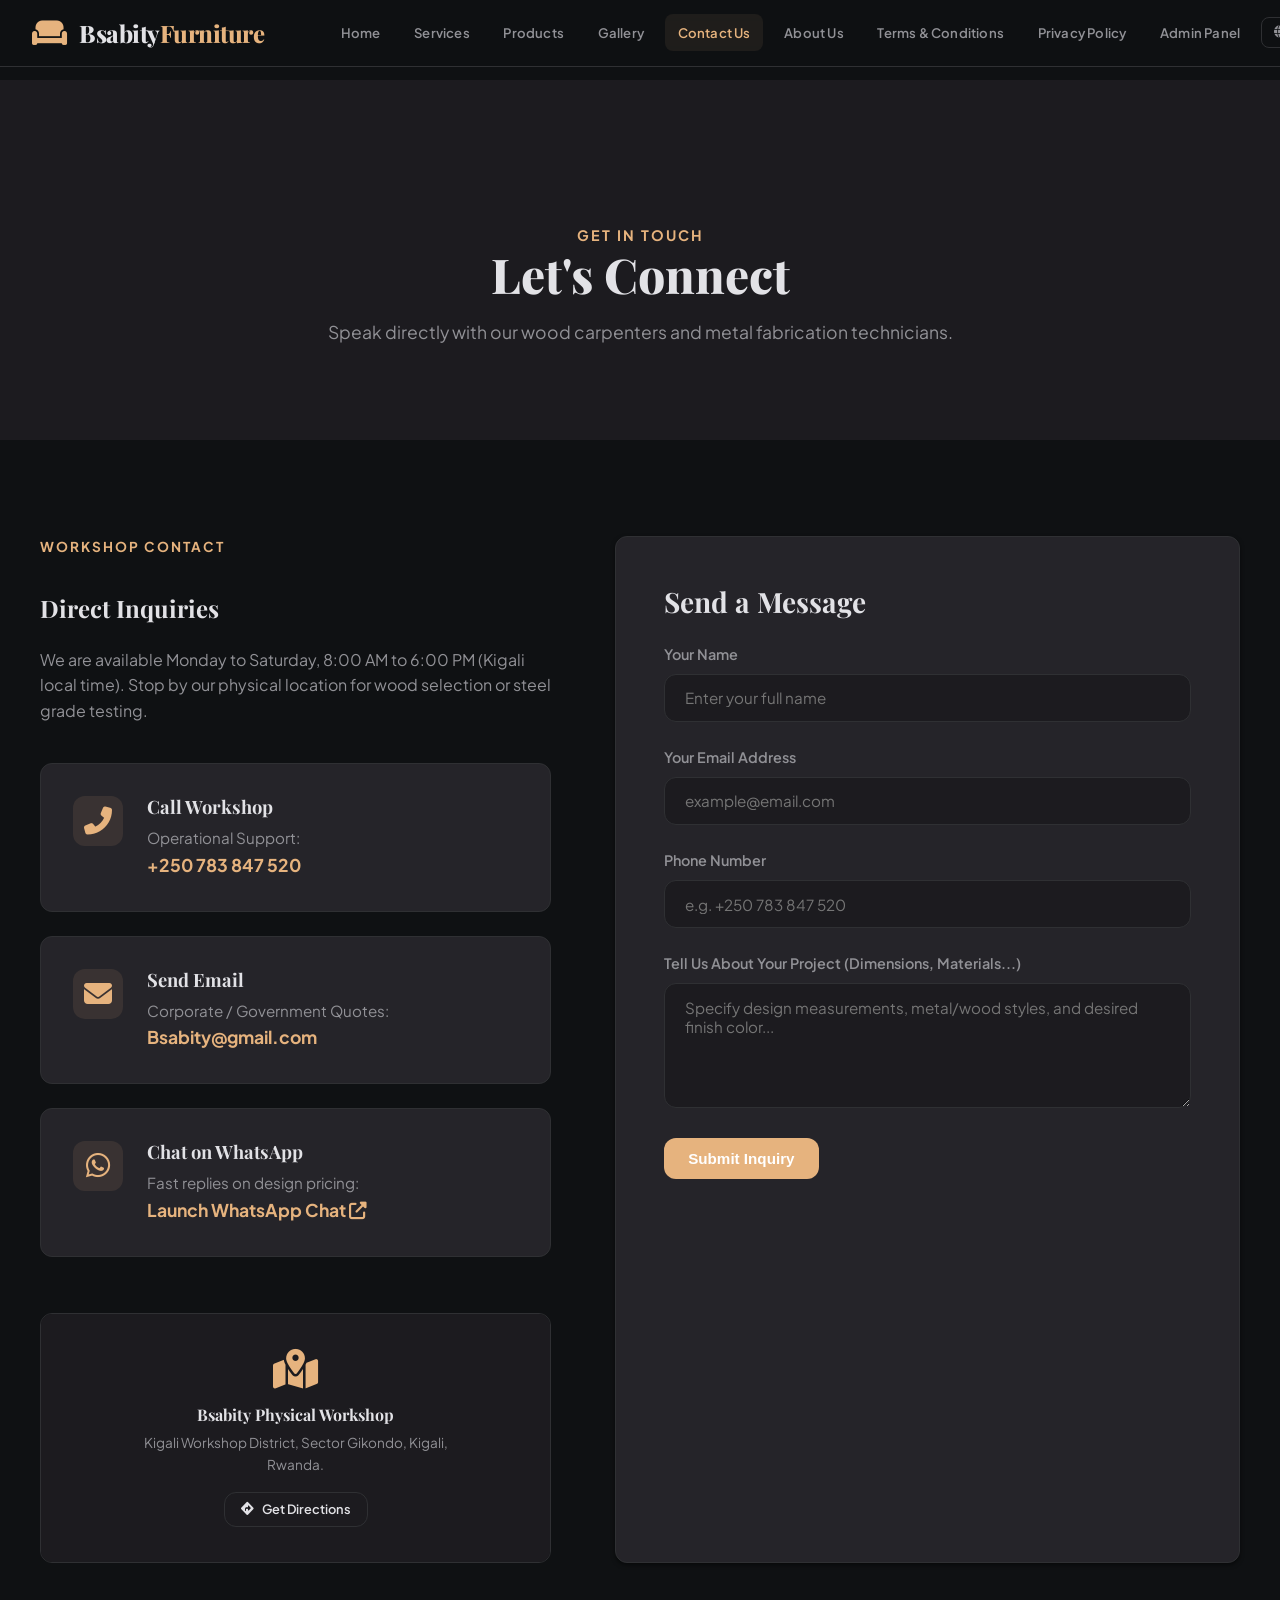
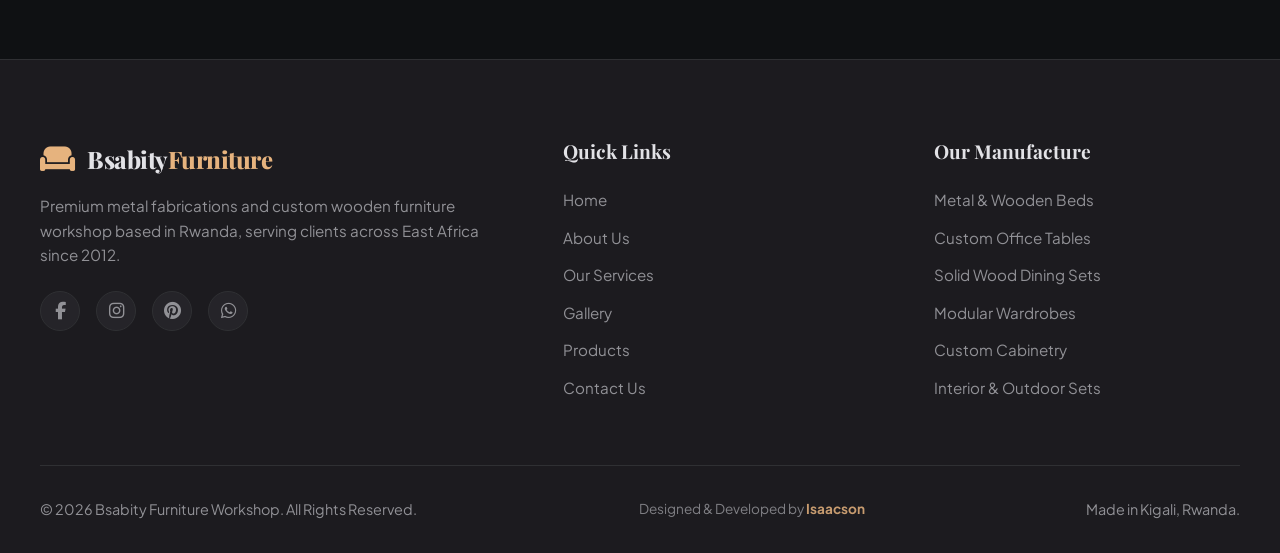
<file: contact.html>
<!DOCTYPE html>
<html lang="en">
<head>
    <meta charset="UTF-8">
    <meta name="viewport" content="width=device-width, initial-scale=1.0">
    <title>Contact Us | Bsabity Furniture Workshop Rwanda</title>
    <meta name="description" content="Get in touch with Bsabity Furniture Workshop in Rwanda. Contact us via phone at +250 783 847 520, email Bsabity@gmail.com, or visit our physical workshop in Kigali.">
    <link rel="stylesheet" href="css/style.css">
    <link rel="stylesheet" href="css/responsive.css">
    <link rel="stylesheet" href="https://cdnjs.cloudflare.com/ajax/libs/font-awesome/6.4.0/css/all.min.css">
    <link rel="icon" type="image/png" href="assets/icons/icon-72x72.png">
    <link rel="apple-touch-icon" href="assets/icons/icon-152x152.png">
    <link rel="manifest" href="manifest.json">
</head>
<body>

    <!-- Loading Screen -->
    <div class="loader-wrapper" id="loader-wrapper">
        <div class="loader-logo">Bsabity<span>Furniture</span></div>
        <div class="loader-spinner"></div>
    </div>

        <!-- Header Navigation -->
    <header>
        <nav class="nav-container">
            <a href="index.html" class="logo-container" aria-label="Bsabity Home">
                <i class="fas fa-couch logo-icon"></i>
                <div class="logo-text">Bsabity<span>Furniture</span></div>
            </a>

            <ul class="nav-links" id="nav-links">
                <li><a href="index.html" class="" data-i18n="nav-home">Home</a></li>
                <li><a href="services.html" class="" data-i18n="nav-services">Services</a></li>
                <li><a href="products.html" class="" data-i18n="nav-products">Products</a></li>
                <li><a href="gallery.html" class="" data-i18n="nav-gallery">Gallery</a></li>
                <li><a href="contact.html" class="active" data-i18n="nav-contact">Contact Us</a></li>
                <li><a href="about.html" class="" data-i18n="nav-about">About Us</a></li>
                <li><a href="terms.html" class="" data-i18n="nav-terms">Terms & Conditions</a></li>
                <li><a href="privacy.html" class="" data-i18n="nav-privacy">Privacy Policy</a></li>
                <li><a href="admin.html" class="" data-i18n="nav-admin">Admin Panel</a></li>
                <li>
                    <button class="btn-icon" id="lang-toggle" aria-label="Change Language">
                        <i class="fas fa-globe"></i> EN
                    </button>
                </li>
            </ul>

            <div class="nav-actions">
                <button class="btn-icon" id="theme-toggle" aria-label="Toggle Dark/Light Mode">
                    <i class="fas fa-moon"></i>
                </button>
                <button class="btn-icon menu-toggle" id="menu-toggle" aria-label="Open Mobile Menu">
                    <i class="fas fa-bars"></i>
                </button>
            </div>
        </nav>
    </header>

    <main>
        <!-- Page Header Banner -->
        <section class="hero-section" style="min-height: 40vh; padding: 6rem 2rem 3rem; background-color: var(--bg-secondary);">
            <div class="section-container text-center">
                <span class="hero-subtitle" data-i18n="contact-sub">Get in Touch</span>
                <h1 class="hero-title" style="font-size: 3rem; margin-bottom: 1rem;">Let's Connect</h1>
                <p class="hero-desc" style="max-width: 700px; margin: 0 auto;">Speak directly with our wood carpenters and metal fabrication technicians.</p>
            </div>
        </section>

        <!-- Interactive Contact Section -->
        <section class="contact-section">
            <div class="section-container">
                <div class="contact-grid">
                    
                    <!-- Contact Cards Details -->
                    <div class="contact-info-cards">
                        <span class="section-subtitle">Workshop Contact</span>
                        <h2>Direct Inquiries</h2>
                        <p class="section-desc mb-4">We are available Monday to Saturday, 8:00 AM to 6:00 PM (Kigali local time). Stop by our physical location for wood selection or steel grade testing.</p>

                        <div class="contact-info-card">
                            <div class="contact-card-icon"><i class="fas fa-phone-alt"></i></div>
                            <div class="contact-card-details">
                                <h3 data-i18n="contact-phone-sub">Call Workshop</h3>
                                <p>Operational Support:</p>
                                <a href="tel:+250783847520" style="font-weight: 700; font-size: 1.1rem; color: var(--accent);">+250 783 847 520</a>
                            </div>
                        </div>

                        <div class="contact-info-card">
                            <div class="contact-card-icon"><i class="fas fa-envelope"></i></div>
                            <div class="contact-card-details">
                                <h3 data-i18n="contact-email-sub">Send Email</h3>
                                <p>Corporate / Government Quotes:</p>
                                <a href="mailto:Bsabity@gmail.com" style="font-weight: 700; font-size: 1.1rem; color: var(--accent);">Bsabity@gmail.com</a>
                            </div>
                        </div>

                        <div class="contact-info-card">
                            <div class="contact-card-icon"><i class="fab fa-whatsapp"></i></div>
                            <div class="contact-card-details">
                                <h3 data-i18n="contact-whatsapp-sub">Chat on WhatsApp</h3>
                                <p>Fast replies on design pricing:</p>
                                <a href="https://wa.me/250783847520" target="_blank" rel="noopener" style="font-weight: 700; font-size: 1.1rem; color: var(--accent);">Launch WhatsApp Chat <i class="fas fa-external-link-alt"></i></a>
                            </div>
                        </div>

                        <!-- Google Maps Vector / CSS Styled Placeholder -->
                        <div class="map-placeholder-container">
                            <div style="background-color: var(--bg-secondary); width: 100%; height: 100%; display: flex; flex-direction: column; justify-content: center; align-items: center; text-align: center; padding: 2rem;">
                                <i class="fas fa-map-marked-alt" style="font-size: 2.5rem; color: var(--accent); margin-bottom: 1rem;"></i>
                                <h4 style="margin-bottom: 0.5rem; font-family: var(--font-heading);">Bsabity Physical Workshop</h4>
                                <p style="font-size: 0.85rem; color: var(--text-secondary); max-width: 320px;">Kigali Workshop District, Sector Gikondo, Kigali, Rwanda.</p>
                                <a href="https://maps.google.com/?q=Kigali+Gikondo" target="_blank" rel="noopener" class="btn btn-secondary btn-sm" style="margin-top: 1rem; font-size: 0.8rem; padding: 0.4rem 1rem;"><i class="fas fa-directions"></i> Get Directions</a>
                            </div>
                        </div>
                    </div>

                    <!-- Contact Form Box -->
                    <div class="contact-form-wrapper">
                        <h3 class="form-title" data-i18n="contact-form-title">Send a Message</h3>
                        <form id="contact-form-page">
                            <div class="form-group">
                                <label class="form-label" for="page-name" data-i18n="form-name">Your Name</label>
                                <input class="form-control" type="text" id="page-name" required placeholder="Enter your full name">
                            </div>
                            <div class="form-group">
                                <label class="form-label" for="page-email" data-i18n="form-email">Your Email Address</label>
                                <input class="form-control" type="email" id="page-email" required placeholder="example@email.com">
                            </div>
                            <div class="form-group">
                                <label class="form-label" for="page-phone" data-i18n="form-phone">Phone Number</label>
                                <input class="form-control" type="tel" id="page-phone" required placeholder="e.g. +250 783 847 520">
                            </div>
                            <div class="form-group">
                                <label class="form-label" for="page-msg" data-i18n="form-msg">Project Details</label>
                                <textarea class="form-control" id="page-msg" rows="5" required placeholder="Specify design measurements, metal/wood styles, and desired finish color..."></textarea>
                            </div>
                            <button type="submit" class="btn btn-primary w-full" data-i18n="btn-send">Submit Inquiry <i class="fas fa-paper-plane"></i></button>
                        </form>
                    </div>

                </div>
            </div>
        </section>

    </main>

    <button class="scroll-top" id="scroll-top" aria-label="Scroll to top"><i class="fas fa-chevron-up"></i></button>

    <!-- Footer -->
    <footer>
        <div class="footer-grid">
            <div class="footer-about">
                <div class="logo-container">
                    <i class="fas fa-couch logo-icon"></i>
                    <div class="logo-text">Bsabity<span>Furniture</span></div>
                </div>
                <p class="footer-desc">Premium metal fabrications and custom wooden furniture workshop based in Rwanda, serving clients across East Africa since 2012.</p>
                <div class="footer-socials">
                    <a href="#" class="footer-social-link" aria-label="Facebook"><i class="fab fa-facebook-f"></i></a>
                    <a href="#" class="footer-social-link" aria-label="Instagram"><i class="fab fa-instagram"></i></a>
                    <a href="#" class="footer-social-link" aria-label="Pinterest"><i class="fab fa-pinterest"></i></a>
                    <a href="https://wa.me/250783847520" class="footer-social-link" aria-label="WhatsApp"><i class="fab fa-whatsapp"></i></a>
                </div>
            </div>
            <div class="footer-column">
                <h3>Quick Links</h3>
                <ul class="footer-links">
                    <li><a href="index.html">Home</a></li>
                    <li><a href="about.html">About Us</a></li>
                    <li><a href="services.html">Our Services</a></li>
                    <li><a href="gallery.html">Gallery</a></li>
                    <li><a href="products.html">Products</a></li>
                    <li><a href="contact.html">Contact Us</a></li>
                </ul>
            </div>
            <div class="footer-column">
                <h3>Our Manufacture</h3>
                <ul class="footer-links">
                    <li><a href="services.html">Metal & Wooden Beds</a></li>
                    <li><a href="services.html">Custom Office Tables</a></li>
                    <li><a href="services.html">Solid Wood Dining Sets</a></li>
                    <li><a href="services.html">Modular Wardrobes</a></li>
                    <li><a href="services.html">Custom Cabinetry</a></li>
                    <li><a href="services.html">Interior & Outdoor Sets</a></li>
                </ul>
            </div>
        </div>
                <div class="footer-bottom">
            <p>&copy; 2026 Bsabity Furniture Workshop. All Rights Reserved.</p>
            <p class="designer-credit" style="font-size: 0.85rem; color: var(--text-secondary); opacity: 0.85;">Designed & Developed by <span style="color: var(--accent); font-weight: 700;">Isaacson</span></p>
            <p>Made in Kigali, Rwanda.</p>
        </div>
    </footer>

    <script src="js/app.js"></script>
    <script>
        const cPageForm = document.getElementById('contact-form-page');
        if (cPageForm) {
            cPageForm.addEventListener('submit', (e) => {
                e.preventDefault();
                showAlertBanner("Thank you! Your direct workshop inquiry has been sent. We'll be in touch.", "success");
                cPageForm.reset();
            });
        }
    </script>
</body>
</html>
</file>
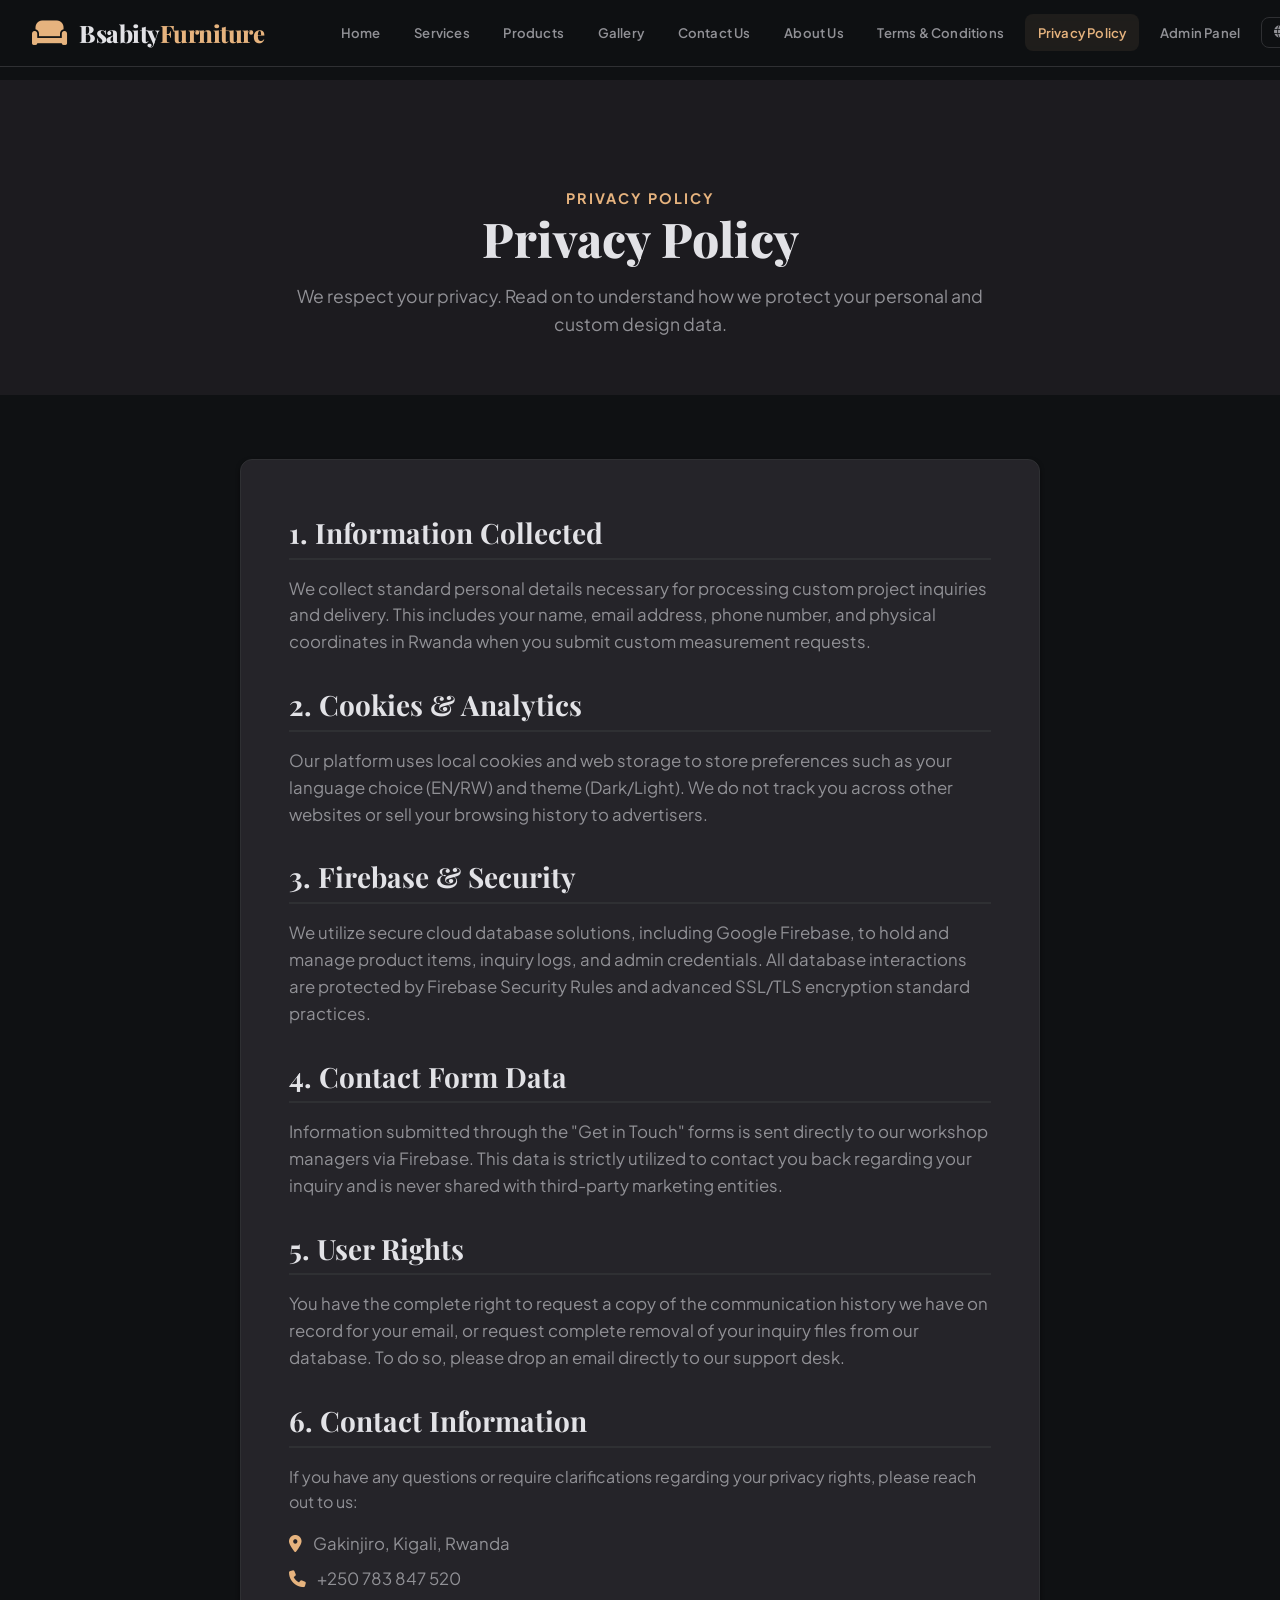
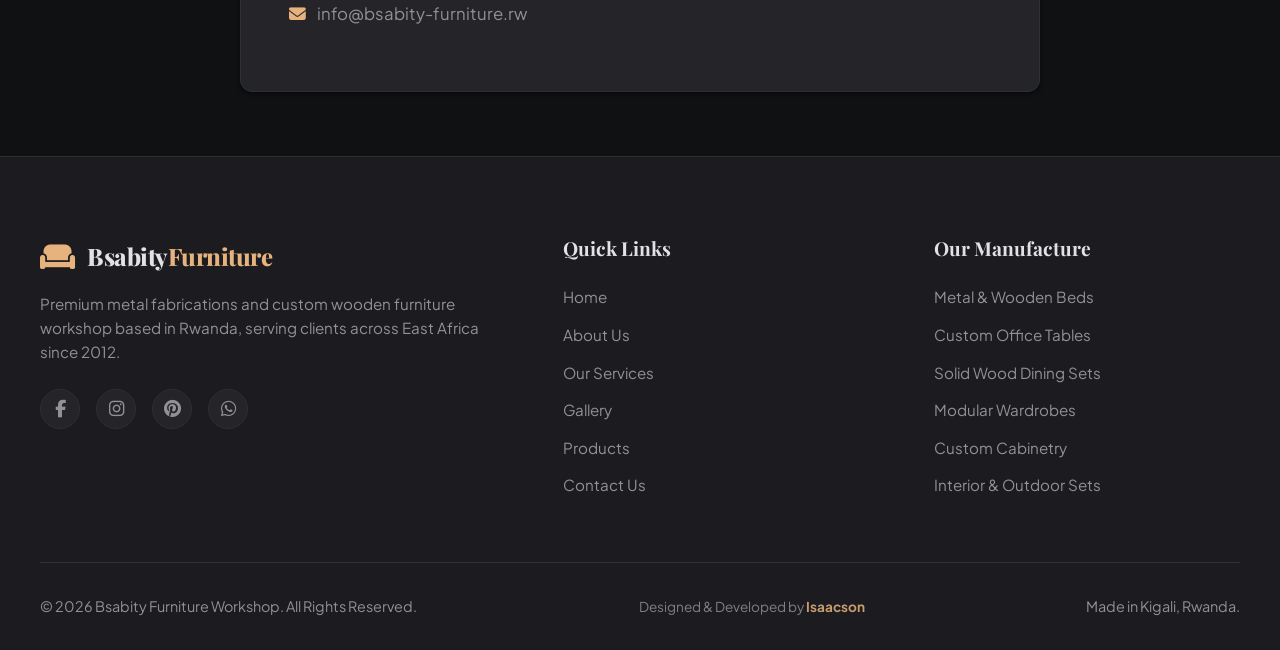
<file: privacy.html>
<!DOCTYPE html>
<html lang="en">
<head>
    <meta charset="UTF-8">
    <meta name="viewport" content="width=device-width, initial-scale=1.0">
    <title>Privacy Policy | Bsabity Furniture Workshop Rwanda</title>
    <meta name="description" content="Privacy Policy and Data Protection rules for Bsabity Furniture Workshop.">
    <link rel="stylesheet" href="css/style.css">
    <link rel="stylesheet" href="css/responsive.css">
    <link rel="stylesheet" href="https://cdnjs.cloudflare.com/ajax/libs/font-awesome/6.4.0/css/all.min.css">
    <link rel="icon" type="image/png" href="assets/icons/icon-72x72.png">
    <link rel="apple-touch-icon" href="assets/icons/icon-152x152.png">
    <link rel="manifest" href="manifest.json">
</head>
<body>

    <!-- Loading Screen -->
    <div class="loader-wrapper" id="loader-wrapper">
        <div class="loader-logo">Bsabity<span>Furniture</span></div>
        <div class="loader-spinner"></div>
    </div>

    <!-- Header Navigation -->
    <header>
        <nav class="nav-container">
            <a href="index.html" class="logo-container" aria-label="Bsabity Home">
                <i class="fas fa-couch logo-icon"></i>
                <div class="logo-text">Bsabity<span>Furniture</span></div>
            </a>

            <ul class="nav-links" id="nav-links">
                <li><a href="index.html" data-i18n="nav-home">Home</a></li>
                <li><a href="services.html" data-i18n="nav-services">Services</a></li>
                <li><a href="products.html" data-i18n="nav-products">Products</a></li>
                <li><a href="gallery.html" data-i18n="nav-gallery">Gallery</a></li>
                <li><a href="contact.html" data-i18n="nav-contact">Contact Us</a></li>
                <li><a href="about.html" data-i18n="nav-about">About Us</a></li>
                <li><a href="terms.html" data-i18n="nav-terms">Terms & Conditions</a></li>
                <li><a href="privacy.html" class="active" data-i18n="nav-privacy">Privacy Policy</a></li>
                <li><a href="admin.html" data-i18n="nav-admin">Admin Panel</a></li>
                <li>
                    <button class="btn-icon" id="lang-toggle" aria-label="Change Language">
                        <i class="fas fa-globe"></i> EN
                    </button>
                </li>
            </ul>

            <div class="nav-actions">
                <button class="btn-icon" id="theme-toggle" aria-label="Toggle Dark/Light Mode">
                    <i class="fas fa-moon"></i>
                </button>
                <button class="btn-icon menu-toggle" id="menu-toggle" aria-label="Open Mobile Menu">
                    <i class="fas fa-bars"></i>
                </button>
            </div>
        </nav>
    </header>

    <main>
        <!-- Page Header Banner -->
        <section class="hero-section" style="min-height: 35vh; padding: 6rem 2rem 3rem; background-color: var(--bg-secondary);">
            <div class="section-container text-center">
                <span class="hero-subtitle" data-i18n="nav-privacy">Privacy Policy</span>
                <h1 class="hero-title" style="font-size: 3rem; margin-bottom: 1rem;">Privacy Policy</h1>
                <p class="hero-desc" style="max-width: 700px; margin: 0 auto;">We respect your privacy. Read on to understand how we protect your personal and custom design data.</p>
            </div>
        </section>

        <!-- Legal Content Section -->
        <section style="padding: 4rem 2rem;">
            <div class="section-container" style="max-width: 800px; margin: 0 auto;">
                <div style="background-color: var(--bg-card); padding: 3.5rem 3rem; border-radius: var(--border-radius); border: 1px solid var(--border-color); box-shadow: var(--shadow-sm);">
                    <h2 style="font-size: 1.75rem; margin-bottom: 1rem; border-bottom: 2px solid var(--border-color); padding-bottom: 0.5rem;">1. Information Collected</h2>
                    <p style="color: var(--text-secondary); margin-bottom: 2rem; font-size: 1.05rem;">We collect standard personal details necessary for processing custom project inquiries and delivery. This includes your name, email address, phone number, and physical coordinates in Rwanda when you submit custom measurement requests.</p>

                    <h2 style="font-size: 1.75rem; margin-bottom: 1rem; border-bottom: 2px solid var(--border-color); padding-bottom: 0.5rem;">2. Cookies & Analytics</h2>
                    <p style="color: var(--text-secondary); margin-bottom: 2rem; font-size: 1.05rem;">Our platform uses local cookies and web storage to store preferences such as your language choice (EN/RW) and theme (Dark/Light). We do not track you across other websites or sell your browsing history to advertisers.</p>

                    <h2 style="font-size: 1.75rem; margin-bottom: 1rem; border-bottom: 2px solid var(--border-color); padding-bottom: 0.5rem;">3. Firebase & Security</h2>
                    <p style="color: var(--text-secondary); margin-bottom: 2rem; font-size: 1.05rem;">We utilize secure cloud database solutions, including Google Firebase, to hold and manage product items, inquiry logs, and admin credentials. All database interactions are protected by Firebase Security Rules and advanced SSL/TLS encryption standard practices.</p>

                    <h2 style="font-size: 1.75rem; margin-bottom: 1rem; border-bottom: 2px solid var(--border-color); padding-bottom: 0.5rem;">4. Contact Form Data</h2>
                    <p style="color: var(--text-secondary); margin-bottom: 2rem; font-size: 1.05rem;">Information submitted through the "Get in Touch" forms is sent directly to our workshop managers via Firebase. This data is strictly utilized to contact you back regarding your inquiry and is never shared with third-party marketing entities.</p>

                    <h2 style="font-size: 1.75rem; margin-bottom: 1rem; border-bottom: 2px solid var(--border-color); padding-bottom: 0.5rem;">5. User Rights</h2>
                    <p style="color: var(--text-secondary); margin-bottom: 2rem; font-size: 1.05rem;">You have the complete right to request a copy of the communication history we have on record for your email, or request complete removal of your inquiry files from our database. To do so, please drop an email directly to our support desk.</p>

                    <h2 style="font-size: 1.75rem; margin-bottom: 1rem; border-bottom: 2px solid var(--border-color); padding-bottom: 0.5rem;">6. Contact Information</h2>
                    <p style="color: var(--text-secondary); margin-size: 1.05rem;">If you have any questions or require clarifications regarding your privacy rights, please reach out to us:</p>
                    <ul style="color: var(--text-secondary); margin-top: 1rem; list-style-type: none; padding-left: 0; font-size: 1.05rem;">
                        <li style="margin-bottom: 0.5rem;"><i class="fas fa-map-marker-alt" style="color: var(--accent); margin-right: 0.5rem;"></i> Gakinjiro, Kigali, Rwanda</li>
                        <li style="margin-bottom: 0.5rem;"><i class="fas fa-phone" style="color: var(--accent); margin-right: 0.5rem;"></i> +250 783 847 520</li>
                        <li style="margin-bottom: 0.5rem;"><i class="fas fa-envelope" style="color: var(--accent); margin-right: 0.5rem;"></i> info@bsabity-furniture.rw</li>
                    </ul>
                </div>
            </div>
        </section>
    </main>

    <!-- Scroll To Top -->
    <button class="scroll-top" id="scroll-top" aria-label="Scroll to top"><i class="fas fa-chevron-up"></i></button>

    <!-- Footer -->
    <footer>
        <div class="footer-grid">
            <div class="footer-about">
                <div class="logo-container">
                    <i class="fas fa-couch logo-icon"></i>
                    <div class="logo-text">Bsabity<span>Furniture</span></div>
                </div>
                <p class="footer-desc">Premium metal fabrications and custom wooden furniture workshop based in Rwanda, serving clients across East Africa since 2012.</p>
                <div class="footer-socials">
                    <a href="#" class="footer-social-link" aria-label="Facebook"><i class="fab fa-facebook-f"></i></a>
                    <a href="#" class="footer-social-link" aria-label="Instagram"><i class="fab fa-instagram"></i></a>
                    <a href="#" class="footer-social-link" aria-label="Pinterest"><i class="fab fa-pinterest"></i></a>
                    <a href="https://wa.me/250783847520" class="footer-social-link" aria-label="WhatsApp"><i class="fab fa-whatsapp"></i></a>
                </div>
            </div>
            <div class="footer-column">
                <h3>Quick Links</h3>
                <ul class="footer-links">
                    <li><a href="index.html">Home</a></li>
                    <li><a href="about.html">About Us</a></li>
                    <li><a href="services.html">Our Services</a></li>
                    <li><a href="gallery.html">Gallery</a></li>
                    <li><a href="products.html">Products</a></li>
                    <li><a href="contact.html">Contact Us</a></li>
                </ul>
            </div>
            <div class="footer-column">
                <h3>Our Manufacture</h3>
                <ul class="footer-links">
                    <li><a href="services.html">Metal & Wooden Beds</a></li>
                    <li><a href="services.html">Custom Office Tables</a></li>
                    <li><a href="services.html">Solid Wood Dining Sets</a></li>
                    <li><a href="services.html">Modular Wardrobes</a></li>
                    <li><a href="services.html">Custom Cabinetry</a></li>
                    <li><a href="services.html">Interior & Outdoor Sets</a></li>
                </ul>
            </div>
        </div>
        <div class="footer-bottom">
            <p>&copy; 2026 Bsabity Furniture Workshop. All Rights Reserved.</p>
            <p class="designer-credit" style="font-size: 0.85rem; color: var(--text-secondary); opacity: 0.85;">Designed & Developed by <span style="color: var(--accent); font-weight: 700;">Isaacson</span></p>
            <p>Made in Kigali, Rwanda.</p>
        </div>
    </footer>

    <!-- Scripts -->
    <script src="js/app.js"></script>
</body>
</html>
</file>
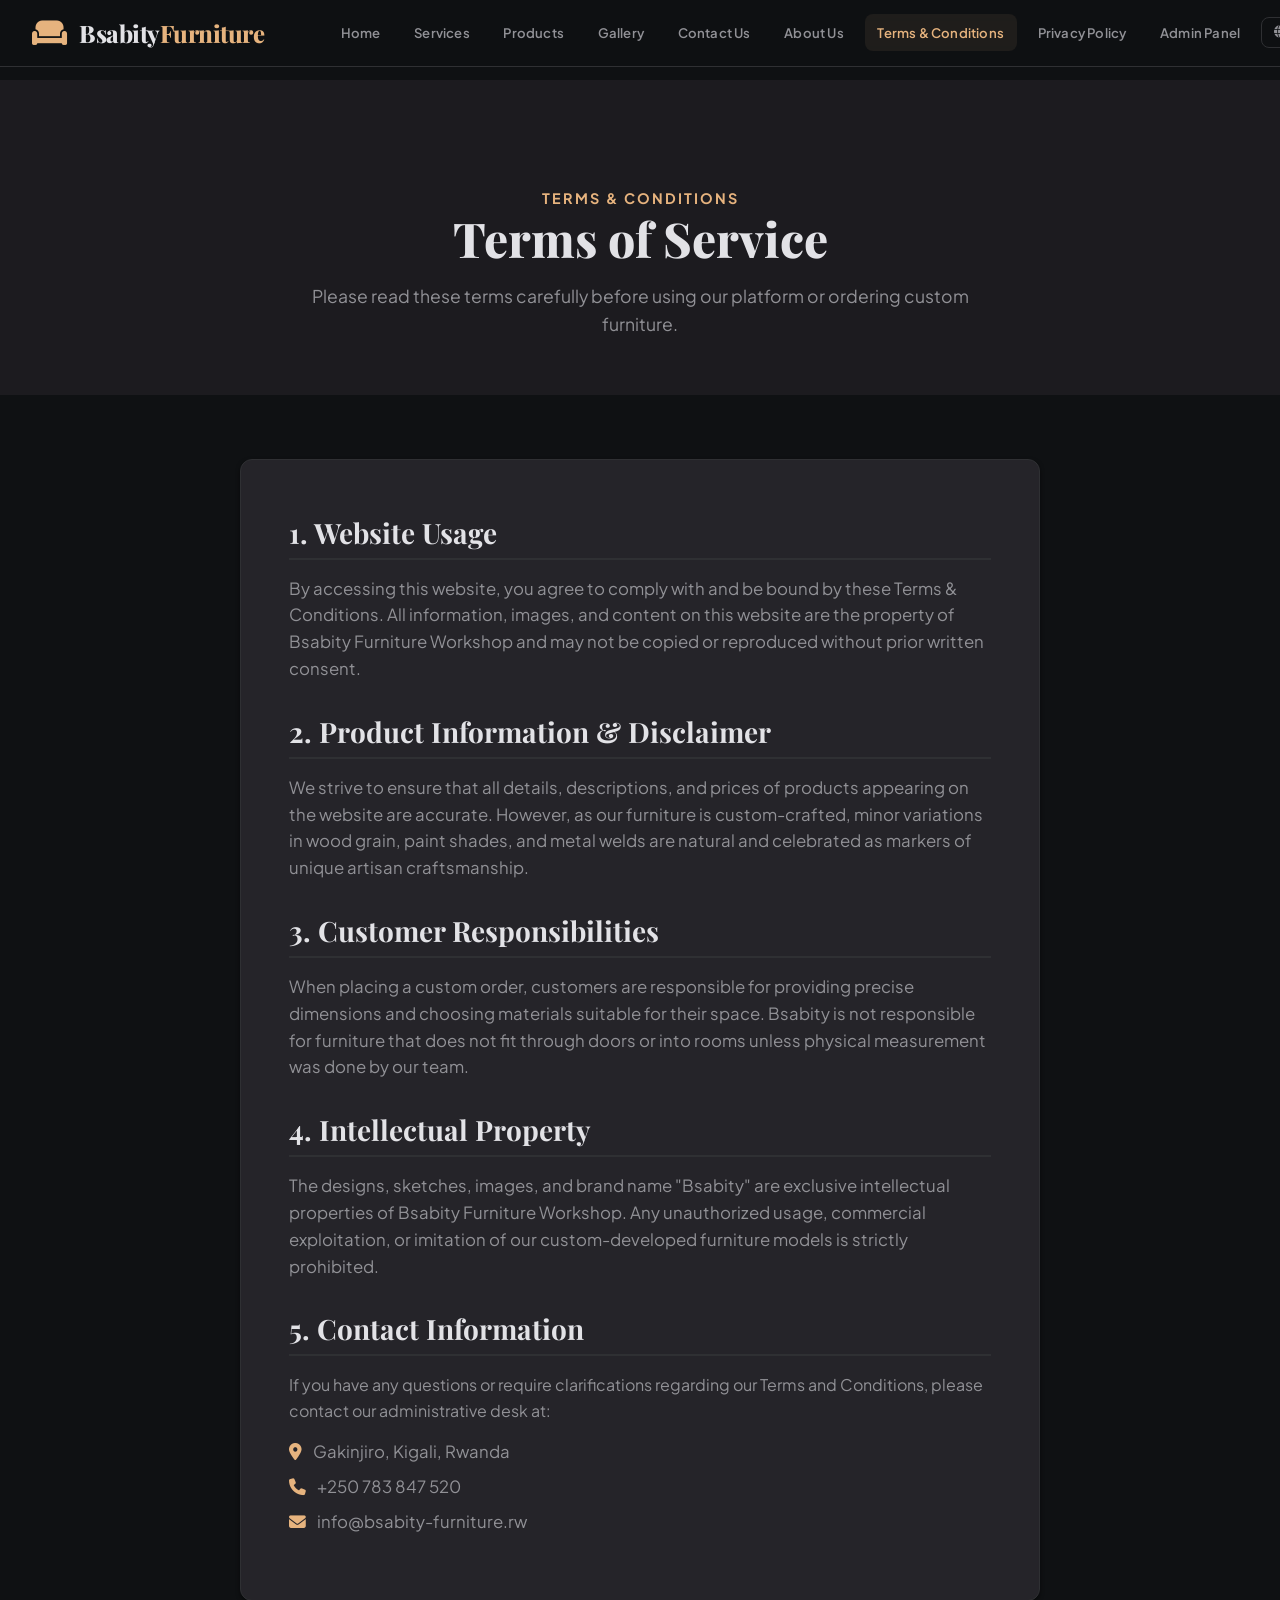
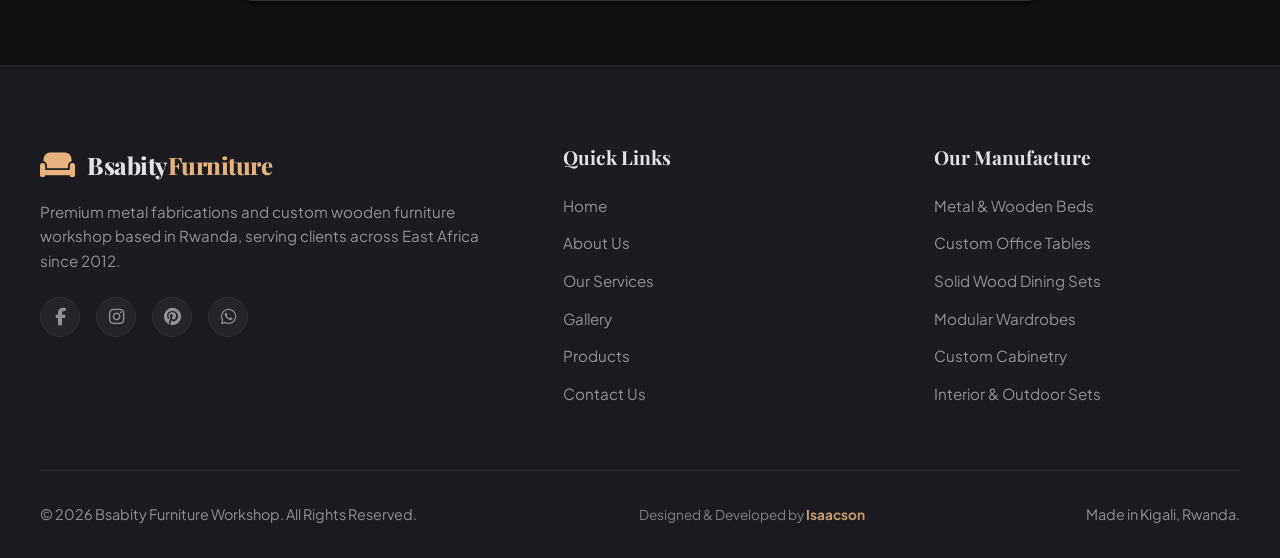
<file: terms.html>
<!DOCTYPE html>
<html lang="en">
<head>
    <meta charset="UTF-8">
    <meta name="viewport" content="width=device-width, initial-scale=1.0">
    <title>Terms & Conditions | Bsabity Furniture Workshop Rwanda</title>
    <meta name="description" content="Terms of Service and Website usage rules for Bsabity Furniture Workshop.">
    <link rel="stylesheet" href="css/style.css">
    <link rel="stylesheet" href="css/responsive.css">
    <link rel="stylesheet" href="https://cdnjs.cloudflare.com/ajax/libs/font-awesome/6.4.0/css/all.min.css">
    <link rel="icon" type="image/png" href="assets/icons/icon-72x72.png">
    <link rel="apple-touch-icon" href="assets/icons/icon-152x152.png">
    <link rel="manifest" href="manifest.json">
</head>
<body>

    <!-- Loading Screen -->
    <div class="loader-wrapper" id="loader-wrapper">
        <div class="loader-logo">Bsabity<span>Furniture</span></div>
        <div class="loader-spinner"></div>
    </div>

    <!-- Header Navigation -->
    <header>
        <nav class="nav-container">
            <a href="index.html" class="logo-container" aria-label="Bsabity Home">
                <i class="fas fa-couch logo-icon"></i>
                <div class="logo-text">Bsabity<span>Furniture</span></div>
            </a>

            <ul class="nav-links" id="nav-links">
                <li><a href="index.html" data-i18n="nav-home">Home</a></li>
                <li><a href="services.html" data-i18n="nav-services">Services</a></li>
                <li><a href="products.html" data-i18n="nav-products">Products</a></li>
                <li><a href="gallery.html" data-i18n="nav-gallery">Gallery</a></li>
                <li><a href="contact.html" data-i18n="nav-contact">Contact Us</a></li>
                <li><a href="about.html" data-i18n="nav-about">About Us</a></li>
                <li><a href="terms.html" class="active" data-i18n="nav-terms">Terms & Conditions</a></li>
                <li><a href="privacy.html" data-i18n="nav-privacy">Privacy Policy</a></li>
                <li><a href="admin.html" data-i18n="nav-admin">Admin Panel</a></li>
                <li>
                    <button class="btn-icon" id="lang-toggle" aria-label="Change Language">
                        <i class="fas fa-globe"></i> EN
                    </button>
                </li>
            </ul>

            <div class="nav-actions">
                <button class="btn-icon" id="theme-toggle" aria-label="Toggle Dark/Light Mode">
                    <i class="fas fa-moon"></i>
                </button>
                <button class="btn-icon menu-toggle" id="menu-toggle" aria-label="Open Mobile Menu">
                    <i class="fas fa-bars"></i>
                </button>
            </div>
        </nav>
    </header>

    <main>
        <!-- Page Header Banner -->
        <section class="hero-section" style="min-height: 35vh; padding: 6rem 2rem 3rem; background-color: var(--bg-secondary);">
            <div class="section-container text-center">
                <span class="hero-subtitle" data-i18n="nav-terms">Terms & Conditions</span>
                <h1 class="hero-title" style="font-size: 3rem; margin-bottom: 1rem;">Terms of Service</h1>
                <p class="hero-desc" style="max-width: 700px; margin: 0 auto;">Please read these terms carefully before using our platform or ordering custom furniture.</p>
            </div>
        </section>

        <!-- Legal Content Section -->
        <section style="padding: 4rem 2rem;">
            <div class="section-container" style="max-width: 800px; margin: 0 auto;">
                <div style="background-color: var(--bg-card); padding: 3.5rem 3rem; border-radius: var(--border-radius); border: 1px solid var(--border-color); box-shadow: var(--shadow-sm);">
                    <h2 style="font-size: 1.75rem; margin-bottom: 1rem; border-bottom: 2px solid var(--border-color); padding-bottom: 0.5rem;">1. Website Usage</h2>
                    <p style="color: var(--text-secondary); margin-bottom: 2rem; font-size: 1.05rem;">By accessing this website, you agree to comply with and be bound by these Terms & Conditions. All information, images, and content on this website are the property of Bsabity Furniture Workshop and may not be copied or reproduced without prior written consent.</p>

                    <h2 style="font-size: 1.75rem; margin-bottom: 1rem; border-bottom: 2px solid var(--border-color); padding-bottom: 0.5rem;">2. Product Information & Disclaimer</h2>
                    <p style="color: var(--text-secondary); margin-bottom: 2rem; font-size: 1.05rem;">We strive to ensure that all details, descriptions, and prices of products appearing on the website are accurate. However, as our furniture is custom-crafted, minor variations in wood grain, paint shades, and metal welds are natural and celebrated as markers of unique artisan craftsmanship.</p>

                    <h2 style="font-size: 1.75rem; margin-bottom: 1rem; border-bottom: 2px solid var(--border-color); padding-bottom: 0.5rem;">3. Customer Responsibilities</h2>
                    <p style="color: var(--text-secondary); margin-bottom: 2rem; font-size: 1.05rem;">When placing a custom order, customers are responsible for providing precise dimensions and choosing materials suitable for their space. Bsabity is not responsible for furniture that does not fit through doors or into rooms unless physical measurement was done by our team.</p>

                    <h2 style="font-size: 1.75rem; margin-bottom: 1rem; border-bottom: 2px solid var(--border-color); padding-bottom: 0.5rem;">4. Intellectual Property</h2>
                    <p style="color: var(--text-secondary); margin-bottom: 2rem; font-size: 1.05rem;">The designs, sketches, images, and brand name "Bsabity" are exclusive intellectual properties of Bsabity Furniture Workshop. Any unauthorized usage, commercial exploitation, or imitation of our custom-developed furniture models is strictly prohibited.</p>

                    <h2 style="font-size: 1.75rem; margin-bottom: 1rem; border-bottom: 2px solid var(--border-color); padding-bottom: 0.5rem;">5. Contact Information</h2>
                    <p style="color: var(--text-secondary); margin-size: 1.05rem;">If you have any questions or require clarifications regarding our Terms and Conditions, please contact our administrative desk at:</p>
                    <ul style="color: var(--text-secondary); margin-top: 1rem; list-style-type: none; padding-left: 0; font-size: 1.05rem;">
                        <li style="margin-bottom: 0.5rem;"><i class="fas fa-map-marker-alt" style="color: var(--accent); margin-right: 0.5rem;"></i> Gakinjiro, Kigali, Rwanda</li>
                        <li style="margin-bottom: 0.5rem;"><i class="fas fa-phone" style="color: var(--accent); margin-right: 0.5rem;"></i> +250 783 847 520</li>
                        <li style="margin-bottom: 0.5rem;"><i class="fas fa-envelope" style="color: var(--accent); margin-right: 0.5rem;"></i> info@bsabity-furniture.rw</li>
                    </ul>
                </div>
            </div>
        </section>
    </main>

    <!-- Scroll To Top -->
    <button class="scroll-top" id="scroll-top" aria-label="Scroll to top"><i class="fas fa-chevron-up"></i></button>

    <!-- Footer -->
    <footer>
        <div class="footer-grid">
            <div class="footer-about">
                <div class="logo-container">
                    <i class="fas fa-couch logo-icon"></i>
                    <div class="logo-text">Bsabity<span>Furniture</span></div>
                </div>
                <p class="footer-desc">Premium metal fabrications and custom wooden furniture workshop based in Rwanda, serving clients across East Africa since 2012.</p>
                <div class="footer-socials">
                    <a href="#" class="footer-social-link" aria-label="Facebook"><i class="fab fa-facebook-f"></i></a>
                    <a href="#" class="footer-social-link" aria-label="Instagram"><i class="fab fa-instagram"></i></a>
                    <a href="#" class="footer-social-link" aria-label="Pinterest"><i class="fab fa-pinterest"></i></a>
                    <a href="https://wa.me/250783847520" class="footer-social-link" aria-label="WhatsApp"><i class="fab fa-whatsapp"></i></a>
                </div>
            </div>
            <div class="footer-column">
                <h3>Quick Links</h3>
                <ul class="footer-links">
                    <li><a href="index.html">Home</a></li>
                    <li><a href="about.html">About Us</a></li>
                    <li><a href="services.html">Our Services</a></li>
                    <li><a href="gallery.html">Gallery</a></li>
                    <li><a href="products.html">Products</a></li>
                    <li><a href="contact.html">Contact Us</a></li>
                </ul>
            </div>
            <div class="footer-column">
                <h3>Our Manufacture</h3>
                <ul class="footer-links">
                    <li><a href="services.html">Metal & Wooden Beds</a></li>
                    <li><a href="services.html">Custom Office Tables</a></li>
                    <li><a href="services.html">Solid Wood Dining Sets</a></li>
                    <li><a href="services.html">Modular Wardrobes</a></li>
                    <li><a href="services.html">Custom Cabinetry</a></li>
                    <li><a href="services.html">Interior & Outdoor Sets</a></li>
                </ul>
            </div>
        </div>
        <div class="footer-bottom">
            <p>&copy; 2026 Bsabity Furniture Workshop. All Rights Reserved.</p>
            <p class="designer-credit" style="font-size: 0.85rem; color: var(--text-secondary); opacity: 0.85;">Designed & Developed by <span style="color: var(--accent); font-weight: 700;">Isaacson</span></p>
            <p>Made in Kigali, Rwanda.</p>
        </div>
    </footer>

    <!-- Scripts -->
    <script src="js/app.js"></script>
</body>
</html>
</file>
<file: css/style.css>
/* ==========================================================================
   Bsabity Furniture Workshop - Premium Stylesheet
   ========================================================================== */

/* Custom Fonts & CSS Variables */
@import url('https://fonts.googleapis.com/css2?family=Playfair+Display:ital,wght@0,400..900;1,400..900&family=Plus+Jakarta+Sans:wght@300;400;500;600;700;800&display=swap');

:root {
    --font-heading: 'Playfair Display', serif;
    --font-body: 'Plus Jakarta Sans', sans-serif;

    /* Premium Warm Linen/Ivory Theme Palette (Sophisticated Light) */
    --bg-primary: #FAF8F5;
    --bg-primary-translucent: rgba(250, 248, 245, 0.85);
    --bg-secondary: #F2EFEA;
    --bg-card: #FFFFFF;
    --text-primary: #1C1917;
    --text-secondary: #6A655F;
    --text-muted: #A39E98;
    --accent: #9A6A38; /* Sophisticated Bronze Wood */
    --accent-hover: #7E5429;
    --accent-rgb: 154, 106, 56;
    --border-color: #E6E1DA;
    --shadow-sm: 0 1px 2px 0 rgba(0, 0, 0, 0.05);
    --shadow-md: 0 4px 6px -1px rgba(0, 0, 0, 0.08), 0 2px 4px -1px rgba(0, 0, 0, 0.04);
    --shadow-lg: 0 10px 15px -3px rgba(0, 0, 0, 0.1), 0 4px 6px -2px rgba(0, 0, 0, 0.05);
    --transition-smooth: all 0.3s cubic-bezier(0.4, 0, 0.2, 1);
    --border-radius: 12px;
}

[data-theme="dark"] {
    /* Sophisticated Dark Palette */
    --bg-primary: #0F1113;
    --bg-primary-translucent: rgba(15, 17, 19, 0.85);
    --bg-secondary: #1C1B1F;
    --bg-card: #252429;
    --text-primary: #E2E2E6;
    --text-secondary: #919196;
    --text-muted: #68686D;
    --accent: #E6B37E; /* Bespoke gold/tan oak tone */
    --accent-hover: #CCA070;
    --accent-rgb: 230, 179, 126;
    --border-color: #2F3033;
    --shadow-sm: 0 2px 4px 0 rgba(0, 0, 0, 0.5);
    --shadow-md: 0 4px 6px -1px rgba(0, 0, 0, 0.4);
    --shadow-lg: 0 10px 15px -3px rgba(0, 0, 0, 0.5);
}

/* Base Reset */
*, *::before, *::after {
    box-sizing: border-box;
    margin: 0;
    padding: 0;
}

html {
    scroll-behavior: smooth;
    font-size: 16px;
}

body {
    font-family: var(--font-body);
    background-color: var(--bg-primary);
    color: var(--text-primary);
    line-height: 1.6;
    transition: var(--transition-smooth);
    overflow-x: hidden;
}

/* Typography */
h1, h2, h3, h4, h5, h6 {
    font-family: var(--font-heading);
    color: var(--text-primary);
    font-weight: 700;
    line-height: 1.2;
}

a {
    color: inherit;
    text-decoration: none;
    transition: var(--transition-smooth);
}

img {
    max-width: 100%;
    height: auto;
    display: block;
}

/* Accessibility: Keyboard Navigation */
a:focus-visible, button:focus-visible, input:focus-visible, select:focus-visible, textarea:focus-visible {
    outline: 3px solid var(--accent);
    outline-offset: 3px;
}

/* Header & Navigation */
header {
    position: fixed;
    top: 0;
    left: 0;
    width: 100%;
    z-index: 1000;
    background-color: var(--bg-primary-translucent);
    backdrop-filter: blur(12px);
    -webkit-backdrop-filter: blur(12px);
    border-bottom: 1px solid var(--border-color);
    transition: var(--transition-smooth);
}

.nav-container {
    max-width: 1400px;
    margin: 0 auto;
    padding: 0.85rem 2rem;
    display: flex;
    justify-content: space-between;
    align-items: center;
    width: 100%;
}

.logo-container {
    display: flex;
    align-items: center;
    gap: 0.75rem;
    flex-shrink: 0;
}

.logo-icon {
    font-size: 1.75rem;
    color: var(--accent);
}

.logo-text {
    font-family: var(--font-heading);
    font-size: 1.5rem;
    font-weight: 800;
    letter-spacing: -0.5px;
    white-space: nowrap;
}

.logo-text span {
    color: var(--accent);
}

.nav-links {
    display: flex;
    align-items: center;
    gap: 0.5rem; /* Compact capsule spacing */
    list-style: none;
    margin-left: 4rem; /* Spacious gap between logo/brand and first navigation link */
    margin-right: auto; /* Pushes navigation actions (theme toggle, etc) to the far right */
}

.nav-links li {
    display: inline-flex;
    align-items: center;
}

.nav-links a {
    font-family: var(--font-body);
    font-size: 0.82rem;
    font-weight: 600;
    color: var(--text-secondary);
    padding: 0.5rem 0.8rem;
    border-radius: 8px;
    transition: var(--transition-smooth);
    display: inline-block;
    letter-spacing: 0.2px;
    white-space: nowrap;
}

.nav-links a:hover, 
.nav-links a.active {
    color: var(--accent);
    background-color: rgba(var(--accent-rgb), 0.08);
}

#lang-toggle {
    background: none;
    border: 1px solid var(--border-color);
    border-radius: 8px;
    padding: 0.4rem 0.75rem;
    font-size: 0.8rem;
    font-weight: 600;
    font-family: var(--font-body);
    color: var(--text-secondary);
    cursor: pointer;
    transition: var(--transition-smooth);
    display: inline-flex;
    align-items: center;
    gap: 0.4rem;
    white-space: nowrap;
}

#lang-toggle:hover {
    color: var(--accent);
    border-color: var(--accent);
    background-color: rgba(var(--accent-rgb), 0.08);
}

.nav-actions {
    display: flex;
    align-items: center;
    gap: 1rem;
    flex-shrink: 0;
}

/* Buttons */
.btn {
    display: inline-flex;
    align-items: center;
    justify-content: center;
    gap: 0.5rem;
    padding: 0.75rem 1.5rem;
    font-size: 0.95rem;
    font-weight: 600;
    border-radius: var(--border-radius);
    border: none;
    cursor: pointer;
    transition: var(--transition-smooth);
}

.btn-primary {
    background-color: var(--accent);
    color: #FFFFFF;
}

.btn-primary:hover {
    background-color: var(--accent-hover);
    transform: translateY(-2px);
    box-shadow: 0 4px 12px rgba(var(--accent-rgb), 0.2);
}

.btn-secondary {
    background-color: var(--bg-secondary);
    color: var(--text-primary);
    border: 1px solid var(--border-color);
}

.btn-secondary:hover {
    background-color: var(--border-color);
    transform: translateY(-2px);
}

.btn-icon {
    background: none;
    border: none;
    color: var(--text-primary);
    font-size: 1.25rem;
    cursor: pointer;
    padding: 0.5rem;
    border-radius: 50%;
    display: flex;
    align-items: center;
    justify-content: center;
}

.btn-icon:hover {
    background-color: var(--bg-secondary);
}

/* Mobile Menu Toggle */
.menu-toggle {
    display: none;
}

/* Main Layout Padding */
main {
    padding-top: 5rem;
    min-height: calc(100vh - 5rem);
}

/* Hero Section */
.hero-section {
    position: relative;
    padding: 8rem 2rem 6rem;
    background-color: var(--bg-secondary);
    overflow: hidden;
    display: flex;
    align-items: center;
    min-height: 85vh;
}

.hero-container {
    max-width: 1200px;
    margin: 0 auto;
    display: grid;
    grid-template-columns: 1.2fr 0.8fr;
    gap: 4rem;
    align-items: center;
    position: relative;
    z-index: 2;
}

.hero-content {
    max-width: 650px;
}

.hero-subtitle {
    font-size: 0.9rem;
    font-weight: 700;
    text-transform: uppercase;
    letter-spacing: 2px;
    color: var(--accent);
    margin-bottom: 1rem;
}

.hero-title {
    font-size: 3.5rem;
    font-weight: 800;
    margin-bottom: 1.5rem;
    line-height: 1.15;
}

.hero-desc {
    font-size: 1.1rem;
    color: var(--text-secondary);
    margin-bottom: 2.5rem;
}

.hero-actions {
    display: flex;
    gap: 1rem;
}

.hero-image-wrapper {
    position: relative;
}

.hero-img-backdrop {
    position: absolute;
    bottom: -20px;
    right: -20px;
    width: 100%;
    height: 100%;
    background-color: var(--accent);
    border-radius: var(--border-radius);
    z-index: 1;
    opacity: 0.1;
}

.hero-img {
    width: 100%;
    height: 480px;
    object-fit: cover;
    border-radius: var(--border-radius);
    box-shadow: var(--shadow-lg);
    position: relative;
    z-index: 2;
}

/* Sections General */
section {
    padding: 6rem 2rem;
}

.section-container {
    max-width: 1200px;
    margin: 0 auto;
}

.section-header {
    text-align: center;
    max-width: 700px;
    margin: 0 auto 4rem;
}

.section-subtitle {
    font-size: 0.85rem;
    font-weight: 700;
    text-transform: uppercase;
    letter-spacing: 2px;
    color: var(--accent);
    margin-bottom: 0.75rem;
}

.section-title {
    font-size: 2.5rem;
    margin-bottom: 1rem;
}

.section-desc {
    color: var(--text-secondary);
    font-size: 1rem;
}

/* About Us Section */
.about-grid {
    display: grid;
    grid-template-columns: 1fr 1fr;
    gap: 4rem;
    align-items: center;
}

.about-img {
    width: 100%;
    height: 500px;
    object-fit: cover;
    border-radius: var(--border-radius);
    box-shadow: var(--shadow-lg);
}

.about-content h3 {
    font-size: 1.75rem;
    margin-bottom: 1.25rem;
}

.about-para {
    color: var(--text-secondary);
    margin-bottom: 1.5rem;
}

.values-grid {
    display: grid;
    grid-template-columns: 1fr 1fr;
    gap: 2rem;
    margin-top: 3rem;
}

.value-item {
    background-color: var(--bg-secondary);
    padding: 1.75rem;
    border-radius: var(--border-radius);
    border: 1px solid var(--border-color);
}

.value-icon {
    font-size: 2rem;
    color: var(--accent);
    margin-bottom: 1rem;
}

.value-item h4 {
    margin-bottom: 0.5rem;
    font-size: 1.2rem;
}

.value-item p {
    color: var(--text-secondary);
    font-size: 0.9rem;
}

/* Why Choose Us Section */
.why-section {
    background-color: var(--bg-secondary);
}

.why-grid {
    display: grid;
    grid-template-columns: repeat(auto-fit, minmax(250px, 1fr));
    gap: 2rem;
}

.why-card {
    background-color: var(--bg-card);
    padding: 2.5rem 2rem;
    border-radius: var(--border-radius);
    box-shadow: var(--shadow-sm);
    text-align: center;
    border: 1px solid var(--border-color);
    transition: var(--transition-smooth);
}

.why-card:hover {
    transform: translateY(-5px);
    box-shadow: var(--shadow-lg);
    border-color: var(--accent);
}

.why-icon-box {
    width: 70px;
    height: 70px;
    background-color: rgba(var(--accent-rgb), 0.1);
    color: var(--accent);
    font-size: 2rem;
    border-radius: 50%;
    display: flex;
    align-items: center;
    justify-content: center;
    margin: 0 auto 1.5rem;
}

.why-card h3 {
    font-size: 1.3rem;
    margin-bottom: 1rem;
}

.why-card p {
    color: var(--text-secondary);
    font-size: 0.95rem;
}

/* Services Section */
.services-grid {
    display: grid;
    grid-template-columns: repeat(auto-fit, minmax(300px, 1fr));
    gap: 2rem;
}

.service-card {
    background-color: var(--bg-card);
    border-radius: var(--border-radius);
    border: 1px solid var(--border-color);
    overflow: hidden;
    box-shadow: var(--shadow-sm);
    transition: var(--transition-smooth);
}

.service-card:hover {
    transform: translateY(-5px);
    box-shadow: var(--shadow-lg);
    border-color: var(--accent);
}

.service-img {
    height: 220px;
    width: 100%;
    object-fit: cover;
}

.service-info {
    padding: 2rem;
}

.service-icon-wrapper {
    display: flex;
    align-items: center;
    gap: 0.75rem;
    margin-bottom: 1rem;
}

.service-icon-wrapper i {
    font-size: 1.5rem;
    color: var(--accent);
}

.service-info h3 {
    font-size: 1.4rem;
}

.service-info p {
    color: var(--text-secondary);
    font-size: 0.95rem;
    margin-top: 0.5rem;
}

/* Gallery Section */
.gallery-filters {
    display: flex;
    justify-content: center;
    flex-wrap: wrap;
    gap: 1rem;
    margin-bottom: 3rem;
}

.filter-btn {
    background-color: var(--bg-secondary);
    color: var(--text-secondary);
    padding: 0.6rem 1.25rem;
    border-radius: 30px;
    font-size: 0.9rem;
    font-weight: 600;
    border: 1px solid var(--border-color);
    cursor: pointer;
    transition: var(--transition-smooth);
}

.filter-btn:hover, .filter-btn.active {
    background-color: var(--accent);
    color: #FFFFFF;
    border-color: var(--accent);
}

.gallery-grid {
    display: grid;
    grid-template-columns: repeat(auto-fill, minmax(280px, 1fr));
    grid-auto-rows: 280px;
    gap: 1.5rem;
}

.gallery-item {
    position: relative;
    border-radius: var(--border-radius);
    overflow: hidden;
    box-shadow: var(--shadow-sm);
    cursor: pointer;
}

.gallery-item.wide {
    grid-column: span 2;
}

.gallery-item.tall {
    grid-row: span 2;
}

.gallery-item img {
    width: 100%;
    height: 100%;
    object-fit: cover;
    transition: var(--transition-smooth);
}

.gallery-item:hover img {
    transform: scale(1.05);
}

.gallery-overlay {
    position: absolute;
    top: 0;
    left: 0;
    width: 100%;
    height: 100%;
    background: linear-gradient(to top, rgba(0,0,0,0.8) 0%, rgba(0,0,0,0.2) 70%, rgba(0,0,0,0) 100%);
    opacity: 0;
    display: flex;
    flex-direction: column;
    justify-content: flex-end;
    padding: 1.5rem;
    transition: var(--transition-smooth);
    color: #FFFFFF;
}

.gallery-item:hover .gallery-overlay {
    opacity: 1;
}

.gallery-title {
    font-family: var(--font-heading);
    font-size: 1.25rem;
    font-weight: 700;
}

.gallery-category {
    font-size: 0.8rem;
    text-transform: uppercase;
    letter-spacing: 1px;
    color: var(--accent);
    margin-bottom: 0.25rem;
    font-weight: bold;
}

/* Products Section */
.products-grid {
    display: grid;
    grid-template-columns: repeat(auto-fit, minmax(280px, 1fr));
    gap: 2rem;
}

.product-card {
    background-color: var(--bg-card);
    border-radius: var(--border-radius);
    border: 1px solid var(--border-color);
    overflow: hidden;
    box-shadow: var(--shadow-sm);
    display: flex;
    flex-direction: column;
    height: 100%;
    transition: var(--transition-smooth);
}

.product-card:hover {
    transform: translateY(-5px);
    box-shadow: var(--shadow-lg);
    border-color: var(--accent);
}

.product-img-wrapper {
    position: relative;
    height: 240px;
    overflow: hidden;
    background-color: var(--bg-secondary);
}

.product-card-img {
    width: 100%;
    height: 100%;
    object-fit: cover;
    transition: var(--transition-smooth);
}

.product-card:hover .product-card-img {
    transform: scale(1.05);
}

.product-badge {
    position: absolute;
    top: 1rem;
    right: 1rem;
    background-color: #059669; /* Green for in stock */
    color: #FFFFFF;
    font-size: 0.75rem;
    font-weight: 700;
    padding: 0.25rem 0.75rem;
    border-radius: 20px;
    text-transform: uppercase;
}

.product-badge.out-of-stock {
    background-color: #DC2626; /* Red for custom build */
}

.product-info {
    padding: 1.5rem;
    display: flex;
    flex-direction: column;
    flex-grow: 1;
}

.product-category {
    font-size: 0.75rem;
    font-weight: 700;
    text-transform: uppercase;
    color: var(--accent);
    letter-spacing: 1px;
    margin-bottom: 0.5rem;
}

.product-name {
    font-size: 1.3rem;
    margin-bottom: 0.5rem;
    font-family: var(--font-heading);
}

.product-desc {
    font-size: 0.9rem;
    color: var(--text-secondary);
    margin-bottom: 1.5rem;
    flex-grow: 1;
}

.product-footer {
    display: flex;
    align-items: center;
    justify-content: space-between;
    margin-top: auto;
    padding-top: 1rem;
    border-top: 1px solid var(--border-color);
}

.product-price {
    font-weight: 800;
    font-size: 1.25rem;
    color: var(--text-primary);
}

/* Price List Section */
.price-section {
    background-color: var(--bg-secondary);
}

.table-wrapper {
    width: 100%;
    overflow-x: auto;
    border-radius: var(--border-radius);
    box-shadow: var(--shadow-md);
    background-color: var(--bg-card);
    border: 1px solid var(--border-color);
}

.price-table {
    width: 100%;
    border-collapse: collapse;
    text-align: left;
    min-width: 600px;
}

.price-table th {
    background-color: rgba(var(--accent-rgb), 0.08);
    color: var(--text-primary);
    padding: 1.25rem 1.5rem;
    font-weight: 700;
    font-size: 1rem;
    border-bottom: 2px solid var(--border-color);
}

.price-table td {
    padding: 1rem 1.5rem;
    border-bottom: 1px solid var(--border-color);
    color: var(--text-secondary);
    font-size: 0.95rem;
}

.price-table tr:last-child td {
    border-bottom: none;
}

.price-table tr:hover {
    background-color: rgba(var(--accent-rgb), 0.02);
}

.price-tag-badge {
    background-color: rgba(var(--accent-rgb), 0.1);
    color: var(--accent);
    padding: 0.25rem 0.75rem;
    border-radius: 20px;
    font-weight: 700;
    font-size: 0.85rem;
    display: inline-block;
}

/* Testimonials Section */
.testimonials-slider-container {
    max-width: 800px;
    margin: 0 auto;
    position: relative;
    padding: 2rem 1rem;
}

.testimonials-wrapper {
    overflow: hidden;
    position: relative;
    width: 100%;
}

.testimonials-track {
    display: flex;
    transition: transform 0.5s ease-in-out;
    width: 100%;
}

.testimonial-slide {
    flex: 0 0 100%;
    width: 100%;
    text-align: center;
    padding: 0 2rem;
}

.testimonial-quote {
    font-family: var(--font-heading);
    font-size: 1.5rem;
    font-style: italic;
    color: var(--text-primary);
    margin-bottom: 2rem;
    position: relative;
}

.testimonial-quote::before {
    content: '“';
    font-size: 4rem;
    color: var(--accent);
    opacity: 0.2;
    position: absolute;
    top: -2.5rem;
    left: 0;
}

.testimonial-author {
    display: flex;
    flex-direction: column;
    align-items: center;
    gap: 0.5rem;
}

.author-img {
    width: 60px;
    height: 60px;
    border-radius: 50%;
    object-fit: cover;
    border: 2px solid var(--accent);
}

.author-name {
    font-weight: 700;
    font-size: 1.1rem;
}

.author-role {
    font-size: 0.85rem;
    color: var(--text-muted);
}

.testimonial-controls {
    display: flex;
    justify-content: center;
    gap: 1rem;
    margin-top: 3rem;
}

/* Contact Section */
.contact-grid {
    display: grid;
    grid-template-columns: 0.9fr 1.1fr;
    gap: 4rem;
}

.contact-info-cards {
    display: flex;
    flex-direction: column;
    gap: 1.5rem;
}

.contact-info-card {
    background-color: var(--bg-card);
    border: 1px solid var(--border-color);
    border-radius: var(--border-radius);
    padding: 2rem;
    display: flex;
    gap: 1.5rem;
    align-items: flex-start;
}

.contact-card-icon {
    font-size: 1.75rem;
    color: var(--accent);
    background-color: rgba(var(--accent-rgb), 0.1);
    width: 50px;
    height: 50px;
    border-radius: var(--border-radius);
    display: flex;
    align-items: center;
    justify-content: center;
    flex-shrink: 0;
}

.contact-card-details h3 {
    font-size: 1.15rem;
    margin-bottom: 0.5rem;
}

.contact-card-details p, .contact-card-details a {
    color: var(--text-secondary);
    font-size: 0.95rem;
}

.contact-card-details a:hover {
    color: var(--accent);
}

.map-placeholder-container {
    width: 100%;
    height: 250px;
    border-radius: var(--border-radius);
    overflow: hidden;
    margin-top: 2rem;
    border: 1px solid var(--border-color);
}

.contact-form-wrapper {
    background-color: var(--bg-card);
    border: 1px solid var(--border-color);
    border-radius: var(--border-radius);
    padding: 3rem;
    box-shadow: var(--shadow-sm);
}

.form-title {
    font-size: 1.75rem;
    margin-bottom: 1.5rem;
}

.form-group {
    margin-bottom: 1.5rem;
}

.form-label {
    display: block;
    font-size: 0.9rem;
    font-weight: 600;
    color: var(--text-secondary);
    margin-bottom: 0.5rem;
}

.form-control {
    width: 100%;
    padding: 0.85rem 1.25rem;
    font-family: var(--font-body);
    font-size: 0.95rem;
    background-color: var(--bg-secondary);
    border: 1px solid var(--border-color);
    border-radius: var(--border-radius);
    color: var(--text-primary);
    transition: var(--transition-smooth);
}

.form-control:focus {
    outline: none;
    border-color: var(--accent);
    background-color: var(--bg-card);
}

/* Lightbox Styling */
.lightbox {
    position: fixed;
    top: 0;
    left: 0;
    width: 100%;
    height: 100%;
    background-color: rgba(0, 0, 0, 0.95);
    z-index: 2000;
    display: flex;
    align-items: center;
    justify-content: center;
    opacity: 0;
    pointer-events: none;
    transition: var(--transition-smooth);
}

.lightbox.active {
    opacity: 1;
    pointer-events: auto;
}

.lightbox-content {
    max-width: 90%;
    max-height: 85%;
    position: relative;
    display: flex;
    flex-direction: column;
    align-items: center;
}

.lightbox-img {
    max-width: 100%;
    max-height: 75vh;
    border-radius: 4px;
    box-shadow: 0 5px 30px rgba(0, 0, 0, 0.5);
}

.lightbox-caption {
    color: #FFFFFF;
    margin-top: 1rem;
    font-size: 1.1rem;
    font-family: var(--font-heading);
    text-align: center;
}

.lightbox-close {
    position: absolute;
    top: 2rem;
    right: 2rem;
    color: #FFFFFF;
    font-size: 2.5rem;
    cursor: pointer;
    background: none;
    border: none;
    transition: var(--transition-smooth);
}

.lightbox-close:hover {
    color: var(--accent);
}

.lightbox-nav {
    position: absolute;
    top: 50%;
    transform: translateY(-50%);
    color: #FFFFFF;
    font-size: 2.5rem;
    background: none;
    border: none;
    cursor: pointer;
    transition: var(--transition-smooth);
    padding: 1rem;
}

.lightbox-nav:hover {
    color: var(--accent);
}

.lightbox-prev {
    left: 2rem;
}

.lightbox-next {
    right: 2rem;
}

/* Scroll To Top Button */
.scroll-top {
    position: fixed;
    bottom: 2rem;
    right: 2rem;
    background-color: var(--accent);
    color: #FFFFFF;
    width: 50px;
    height: 50px;
    border-radius: 50%;
    display: flex;
    align-items: center;
    justify-content: center;
    font-size: 1.25rem;
    border: none;
    cursor: pointer;
    opacity: 0;
    visibility: hidden;
    z-index: 999;
    box-shadow: var(--shadow-md);
    transition: var(--transition-smooth);
}

.scroll-top.show {
    opacity: 1;
    visibility: visible;
}

.scroll-top:hover {
    background-color: var(--accent-hover);
    transform: translateY(-3px);
}

/* Loading Screen Animation */
.loader-wrapper {
    position: fixed;
    top: 0;
    left: 0;
    width: 100%;
    height: 100%;
    background-color: var(--bg-primary);
    z-index: 9999;
    display: flex;
    flex-direction: column;
    justify-content: center;
    align-items: center;
    transition: opacity 0.5s ease-out, visibility 0.5s ease-out;
}

.loader-logo {
    font-family: var(--font-heading);
    font-size: 2.5rem;
    font-weight: 800;
    margin-bottom: 1.5rem;
}

.loader-logo span {
    color: var(--accent);
}

.loader-spinner {
    width: 45px;
    height: 45px;
    border: 3px solid var(--border-color);
    border-radius: 50%;
    border-top-color: var(--accent);
    animation: spin 1s ease-in-out infinite;
}

@keyframes spin {
    to { transform: rotate(360deg); }
}

/* Footer Section */
footer {
    background-color: var(--bg-secondary);
    border-top: 1px solid var(--border-color);
    padding: 5rem 2rem 2rem;
}

.footer-grid {
    max-width: 1200px;
    margin: 0 auto;
    display: grid;
    grid-template-columns: 1.5fr 1fr 1fr;
    gap: 4rem;
    margin-bottom: 4rem;
}

.footer-about .footer-desc {
    color: var(--text-secondary);
    margin-top: 1rem;
    margin-bottom: 1.5rem;
    font-size: 0.95rem;
}

.footer-socials {
    display: flex;
    gap: 1rem;
}

.footer-social-link {
    width: 40px;
    height: 40px;
    border-radius: 50%;
    background-color: var(--bg-card);
    border: 1px solid var(--border-color);
    display: flex;
    align-items: center;
    justify-content: center;
    font-size: 1.1rem;
    color: var(--text-secondary);
}

.footer-social-link:hover {
    background-color: var(--accent);
    color: #FFFFFF;
    border-color: var(--accent);
}

.footer-column h3 {
    font-size: 1.2rem;
    margin-bottom: 1.5rem;
}

.footer-links {
    list-style: none;
    display: flex;
    flex-direction: column;
    gap: 0.75rem;
}

.footer-links a {
    color: var(--text-secondary);
    font-size: 0.95rem;
}

.footer-links a:hover {
    color: var(--accent);
    padding-left: 5px;
}

.footer-bottom {
    max-width: 1200px;
    margin: 0 auto;
    border-top: 1px solid var(--border-color);
    padding-top: 2rem;
    display: flex;
    justify-content: space-between;
    align-items: center;
    flex-wrap: wrap;
    gap: 1rem;
    font-size: 0.9rem;
    color: var(--text-secondary);
}

/* Admin Dashboard Specific Styles */
.admin-login-card {
    max-width: 450px;
    margin: 6rem auto;
    background-color: var(--bg-card);
    padding: 3rem;
    border-radius: var(--border-radius);
    border: 1px solid var(--border-color);
    box-shadow: var(--shadow-lg);
}

.admin-header-actions {
    display: flex;
    justify-content: space-between;
    align-items: center;
    margin-bottom: 3rem;
}

.admin-grid {
    display: grid;
    grid-template-columns: 1fr 1.8fr;
    gap: 3rem;
    align-items: start;
}

.admin-sidebar {
    background-color: var(--bg-card);
    border: 1px solid var(--border-color);
    border-radius: var(--border-radius);
    padding: 2rem;
}

.admin-form-title {
    margin-bottom: 1.5rem;
    font-size: 1.5rem;
}

.admin-table-card {
    background-color: var(--bg-card);
    border: 1px solid var(--border-color);
    border-radius: var(--border-radius);
    overflow: hidden;
    box-shadow: var(--shadow-sm);
}

.admin-table-header {
    padding: 1.5rem;
    border-bottom: 1px solid var(--border-color);
    display: flex;
    justify-content: space-between;
    align-items: center;
}

.table-action-btn {
    padding: 0.4rem;
    font-size: 1rem;
    border-radius: 6px;
    background: none;
    border: none;
    cursor: pointer;
    color: var(--text-secondary);
    display: inline-flex;
    align-items: center;
}

.table-action-btn:hover {
    background-color: var(--bg-secondary);
}

.table-action-btn.edit:hover {
    color: var(--accent);
}

.table-action-btn.delete:hover {
    color: #DC2626;
}

/* Custom Alert Banner */
.alert-banner {
    position: fixed;
    bottom: 2rem;
    left: 2rem;
    background-color: var(--text-primary);
    color: var(--bg-primary);
    padding: 1rem 2rem;
    border-radius: var(--border-radius);
    box-shadow: var(--shadow-lg);
    z-index: 3000;
    transform: translateY(150%);
    transition: var(--transition-smooth);
    font-size: 0.95rem;
    font-weight: 600;
}

.alert-banner.show {
    transform: translateY(0);
}

/* Utilities */
.text-center { text-align: center; }
.mt-4 { margin-top: 1rem; }
.mb-4 { margin-bottom: 1rem; }
</file>
<file: css/responsive.css>
/* ==========================================================================
   Bsabity Furniture Workshop - Responsive Media Queries
   ========================================================================== */

/* Wide Desktops & Tablets (Max Width: 1024px) */
@media (max-width: 1024px) {
    .hero-container {
        grid-template-columns: 1fr;
        gap: 3rem;
        text-align: center;
    }

    .hero-content {
        max-width: 100%;
    }

    .hero-actions {
        justify-content: center;
    }

    .hero-img {
        height: 400px;
    }

    .about-grid {
        grid-template-columns: 1fr;
        gap: 3rem;
    }

    .about-img {
        height: 380px;
    }

    .contact-grid {
        grid-template-columns: 1fr;
        gap: 3rem;
    }

    .admin-grid {
        grid-template-columns: 1fr;
        gap: 2rem;
    }
}

/* Navigation Redesign Breakpoint */
@media (max-width: 1150px) {
    .menu-toggle {
        display: flex;
        font-size: 1.5rem;
    }

    .nav-links {
        position: fixed;
        top: 5rem;
        left: -100%;
        width: 100%;
        height: calc(100vh - 5rem);
        background-color: var(--bg-primary);
        flex-direction: column;
        align-items: flex-start;
        padding: 2.5rem 2rem;
        gap: 1.25rem;
        border-top: 1px solid var(--border-color);
        transition: var(--transition-smooth);
        z-index: 999;
        box-shadow: var(--shadow-lg);
        margin-left: 0;
        margin-right: 0;
        overflow-y: auto;
    }

    .nav-links.active {
        left: 0;
    }

    .nav-links li {
        width: 100%;
        display: block;
    }

    .nav-links a {
        font-size: 1.15rem;
        width: 100%;
        display: block;
        padding: 0.6rem 1rem;
        border-radius: 8px;
    }

    #lang-toggle {
        width: auto;
        font-size: 1.1rem;
        padding: 0.5rem 1rem;
        margin-left: 1rem;
        margin-top: 0.5rem;
        border: 1px solid var(--border-color);
    }
}

/* Medium Tablets & Large Mobiles (Max Width: 768px) */
@media (max-width: 768px) {
    /* Sections */
    section {
        padding: 4rem 1.5rem;
    }

    .hero-title {
        font-size: 2.75rem;
    }

    .section-title {
        font-size: 2rem;
    }

    .gallery-grid {
        grid-template-columns: repeat(auto-fill, minmax(220px, 1fr));
        grid-auto-rows: 220px;
    }

    .gallery-item.wide {
        grid-column: span 1;
    }

    .gallery-item.tall {
        grid-row: span 1;
    }

    .footer-grid {
        grid-template-columns: 1fr;
        gap: 2.5rem;
    }

    .contact-form-wrapper {
        padding: 2rem 1.5rem;
    }

    .lightbox-close {
        top: 1rem;
        right: 1rem;
        font-size: 2rem;
    }

    .lightbox-nav {
        font-size: 2rem;
    }

    .lightbox-prev {
        left: 0.5rem;
    }

    .lightbox-next {
        right: 0.5rem;
    }
}

/* Small Mobiles (Max Width: 480px) */
@media (max-width: 480px) {
    .nav-container {
        padding: 1rem 1.5rem;
    }

    .logo-text {
        font-size: 1.25rem;
    }

    .hero-title {
        font-size: 2.25rem;
    }

    .hero-desc {
        font-size: 1rem;
    }

    .hero-actions {
        flex-direction: column;
        gap: 0.75rem;
    }

    .hero-actions .btn {
        width: 100%;
    }

    .section-title {
        font-size: 1.75rem;
    }

    .values-grid {
        grid-template-columns: 1fr;
    }

    .testimonial-quote {
        font-size: 1.25rem;
    }

    .testimonial-quote::before {
        font-size: 3rem;
        top: -1.75rem;
    }

    .scroll-top {
        bottom: 1.5rem;
        right: 1.5rem;
        width: 44px;
        height: 44px;
    }
}
</file>
